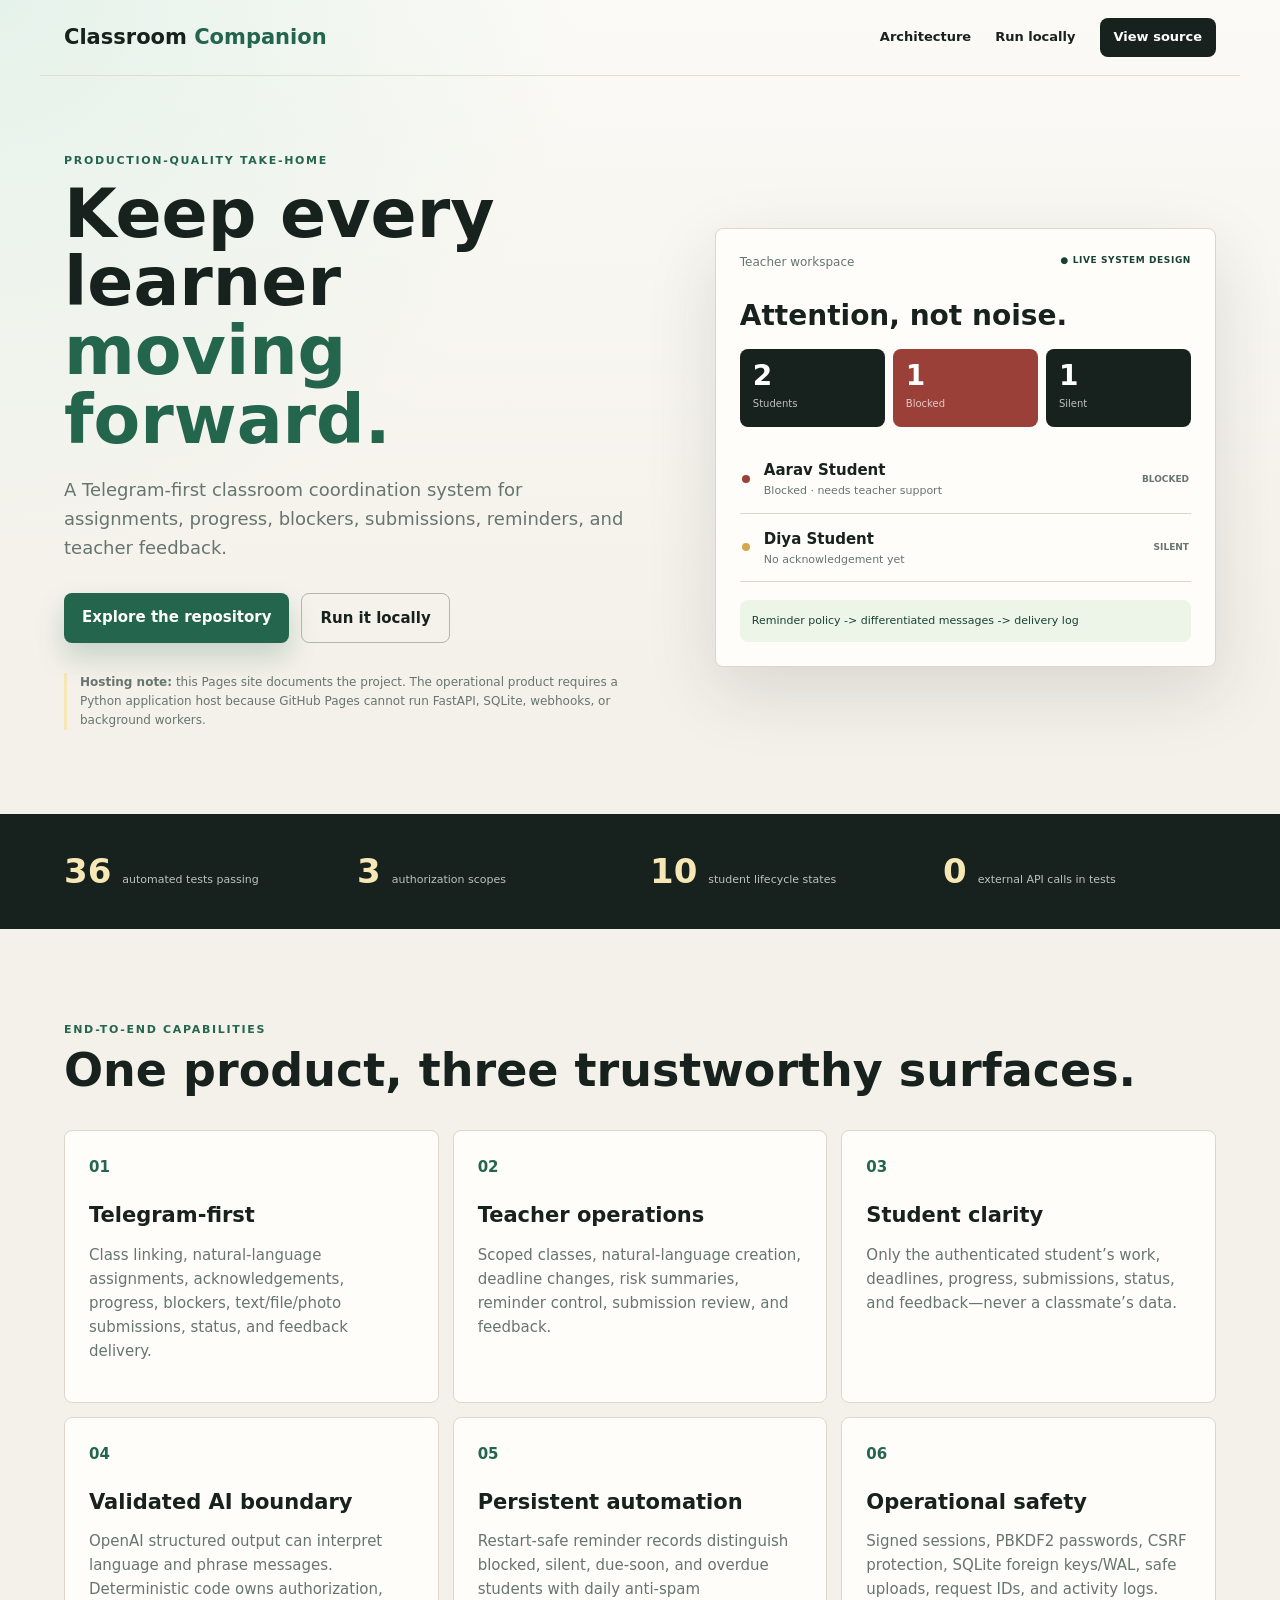
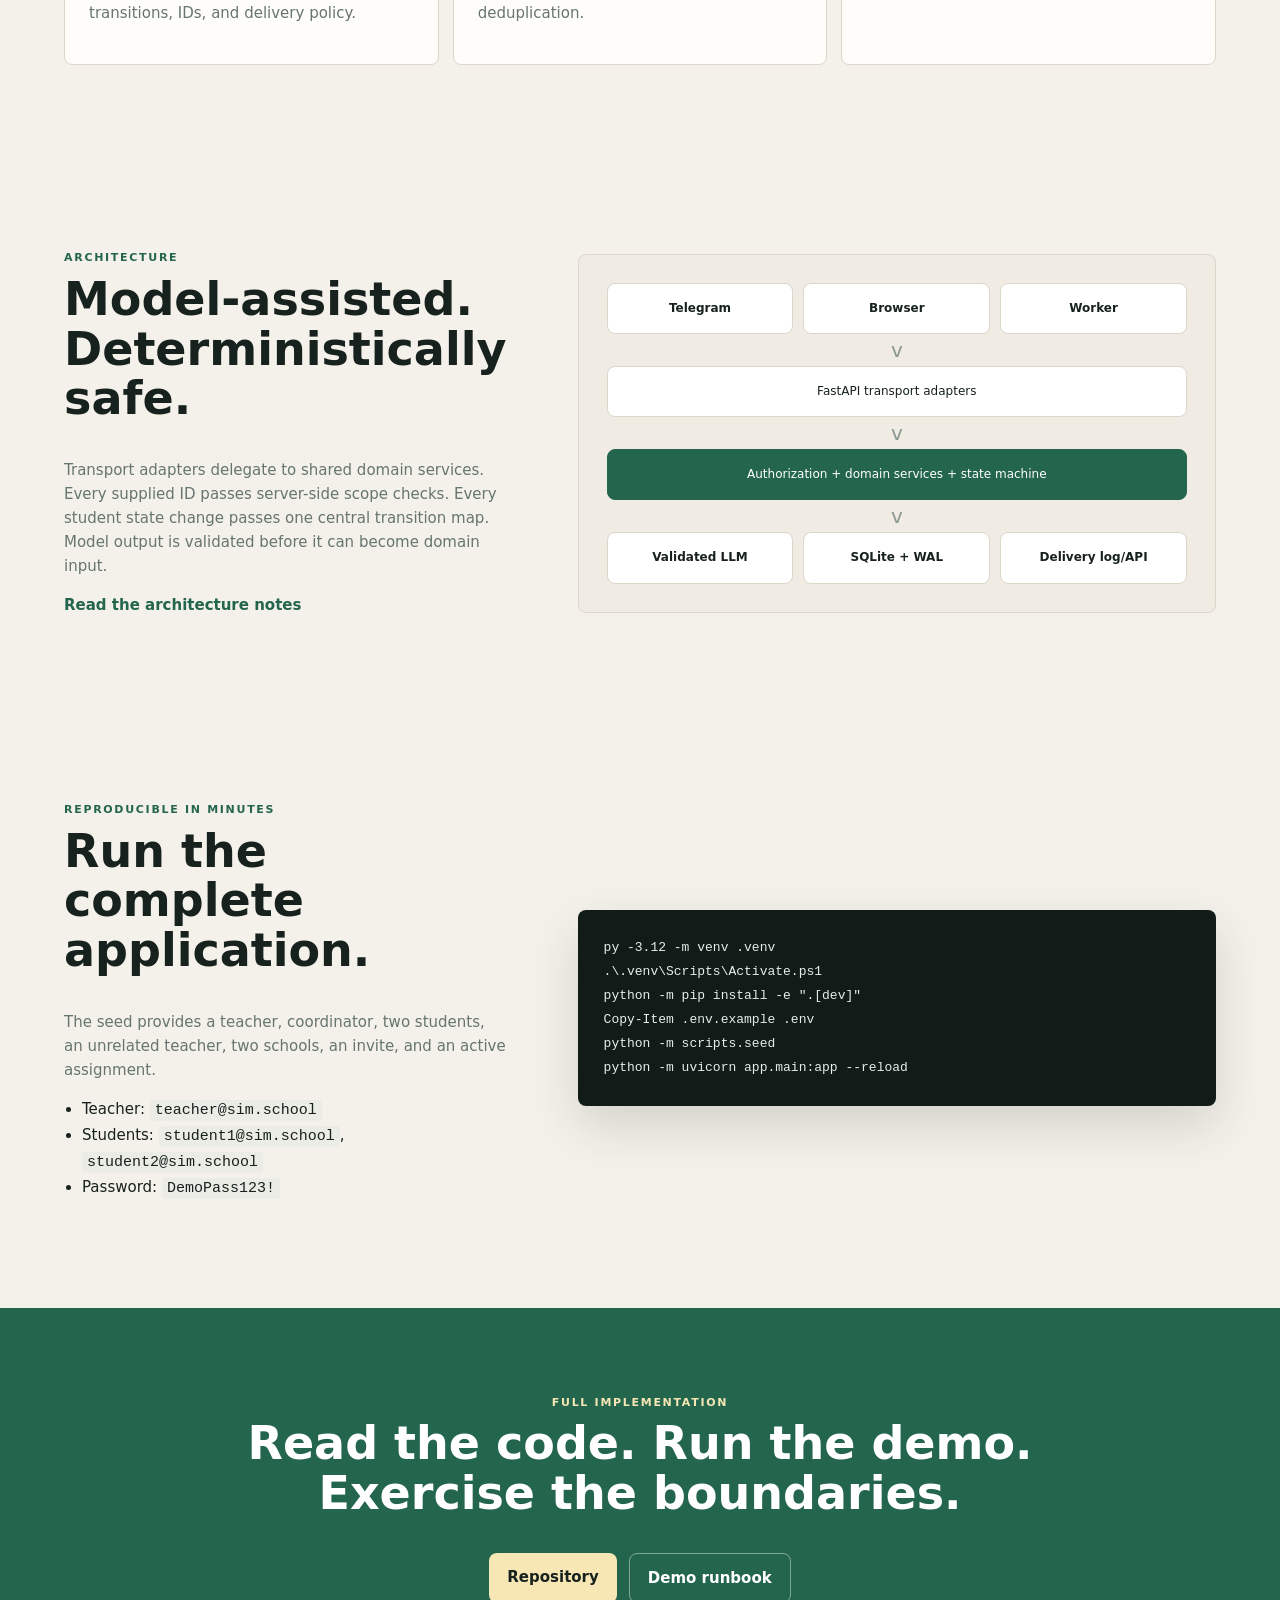
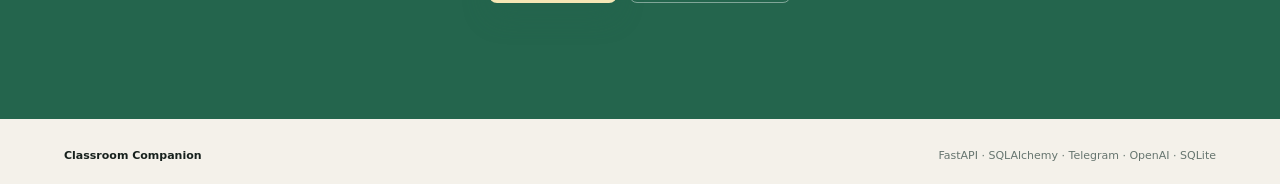
<file: site/index.html>
<!doctype html>
<html lang="en">
<head>
  <meta charset="utf-8">
  <meta name="viewport" content="width=device-width, initial-scale=1">
  <meta name="description" content="Classroom Companion — a Telegram-first classroom coordination system built with FastAPI, SQLAlchemy, OpenAI, and SQLite.">
  <title>Classroom Companion · Engineering Project</title>
  <link rel="icon" href="favicon.svg" type="image/svg+xml">
  <link rel="stylesheet" href="styles.css">
</head>
<body>
  <nav>
    <a class="brand" href="#top">Classroom <span>Companion</span></a>
    <div>
      <a href="#architecture">Architecture</a>
      <a href="#run">Run locally</a>
      <a class="nav-cta" href="https://github.com/karthikLagudu/classroom-companion">View source</a>
    </div>
  </nav>

  <main id="top">
    <section class="hero">
      <div class="hero-copy">
        <p class="eyebrow">PRODUCTION-QUALITY TAKE-HOME</p>
        <h1>Keep every learner <em>moving forward.</em></h1>
        <p class="lede">A Telegram-first classroom coordination system for assignments, progress, blockers, submissions, reminders, and teacher feedback.</p>
        <div class="actions">
          <a class="primary" href="https://github.com/karthikLagudu/classroom-companion">Explore the repository</a>
          <a class="secondary" href="#run">Run it locally</a>
        </div>
        <p class="hosting-note"><strong>Hosting note:</strong> this Pages site documents the project. The operational product requires a Python application host because GitHub Pages cannot run FastAPI, SQLite, webhooks, or background workers.</p>
      </div>
      <div class="product-card" aria-label="Classroom Companion teacher dashboard preview">
        <div class="card-top"><span>Teacher workspace</span><b>● LIVE SYSTEM DESIGN</b></div>
        <h2>Attention, not noise.</h2>
        <div class="metrics">
          <div><strong>2</strong><span>Students</span></div>
          <div class="risk"><strong>1</strong><span>Blocked</span></div>
          <div><strong>1</strong><span>Silent</span></div>
        </div>
        <div class="student"><i class="blocked"></i><p><strong>Aarav Student</strong><span>Blocked · needs teacher support</span></p><b>BLOCKED</b></div>
        <div class="student"><i class="silent"></i><p><strong>Diya Student</strong><span>No acknowledgement yet</span></p><b>SILENT</b></div>
        <div class="delivery">Reminder policy -> differentiated messages -> delivery log</div>
      </div>
    </section>

    <section class="proof">
      <div><strong>36</strong><span>automated tests passing</span></div>
      <div><strong>3</strong><span>authorization scopes</span></div>
      <div><strong>10</strong><span>student lifecycle states</span></div>
      <div><strong>0</strong><span>external API calls in tests</span></div>
    </section>

    <section class="section" id="capabilities">
      <p class="eyebrow">END-TO-END CAPABILITIES</p>
      <h2>One product, three trustworthy surfaces.</h2>
      <div class="feature-grid">
        <article><span>01</span><h3>Telegram-first</h3><p>Class linking, natural-language assignments, acknowledgements, progress, blockers, text/file/photo submissions, status, and feedback delivery.</p></article>
        <article><span>02</span><h3>Teacher operations</h3><p>Scoped classes, natural-language creation, deadline changes, risk summaries, reminder control, submission review, and feedback.</p></article>
        <article><span>03</span><h3>Student clarity</h3><p>Only the authenticated student’s work, deadlines, progress, submissions, status, and feedback—never a classmate’s data.</p></article>
        <article><span>04</span><h3>Validated AI boundary</h3><p>OpenAI structured output can interpret language and phrase messages. Deterministic code owns authorization, transitions, IDs, and delivery policy.</p></article>
        <article><span>05</span><h3>Persistent automation</h3><p>Restart-safe reminder records distinguish blocked, silent, due-soon, and overdue students with daily anti-spam deduplication.</p></article>
        <article><span>06</span><h3>Operational safety</h3><p>Signed sessions, PBKDF2 passwords, CSRF protection, SQLite foreign keys/WAL, safe uploads, request IDs, and activity logs.</p></article>
      </div>
    </section>

    <section class="section architecture" id="architecture">
      <div>
        <p class="eyebrow">ARCHITECTURE</p>
        <h2>Model-assisted.<br>Deterministically safe.</h2>
        <p>Transport adapters delegate to shared domain services. Every supplied ID passes server-side scope checks. Every student state change passes one central transition map. Model output is validated before it can become domain input.</p>
        <a class="text-link" href="https://github.com/karthikLagudu/classroom-companion/blob/main/ARCHITECTURE.md">Read the architecture notes</a>
      </div>
      <div class="flow" aria-label="Application architecture diagram">
        <div class="flow-row"><b>Telegram</b><b>Browser</b><b>Worker</b></div>
        <span>v</span>
        <div class="flow-box">FastAPI transport adapters</div>
        <span>v</span>
        <div class="flow-box accent">Authorization + domain services + state machine</div>
        <span>v</span>
        <div class="flow-row"><b>Validated LLM</b><b>SQLite + WAL</b><b>Delivery log/API</b></div>
      </div>
    </section>

    <section class="section run" id="run">
      <div>
        <p class="eyebrow">REPRODUCIBLE IN MINUTES</p>
        <h2>Run the complete application.</h2>
        <p>The seed provides a teacher, coordinator, two students, an unrelated teacher, two schools, an invite, and an active assignment.</p>
        <ul>
          <li>Teacher: <code>teacher@sim.school</code></li>
          <li>Students: <code>student1@sim.school</code>, <code>student2@sim.school</code></li>
          <li>Password: <code>DemoPass123!</code></li>
        </ul>
      </div>
      <pre><code>py -3.12 -m venv .venv
.\.venv\Scripts\Activate.ps1
python -m pip install -e ".[dev]"
Copy-Item .env.example .env
python -m scripts.seed
python -m uvicorn app.main:app --reload</code></pre>
    </section>

    <section class="cta">
      <p class="eyebrow">FULL IMPLEMENTATION</p>
      <h2>Read the code. Run the demo.<br>Exercise the boundaries.</h2>
      <div class="actions">
        <a class="primary" href="https://github.com/karthikLagudu/classroom-companion">Repository</a>
        <a class="secondary light" href="https://github.com/karthikLagudu/classroom-companion/blob/main/DEMO.md">Demo runbook</a>
      </div>
    </section>
  </main>

  <footer><span>Classroom Companion</span><span>FastAPI · SQLAlchemy · Telegram · OpenAI · SQLite</span></footer>
</body>
</html>
</file>
<file: site/styles.css>
:root {
  --ink: #17211d;
  --green: #24654d;
  --green-ink: #174232;
  --mint: #dff0e7;
  --paper: #f4f1ea;
  --card: #fffdfa;
  --muted: #66756f;
  --line: #ddd6ca;
  --red: #9b4038;
  --gold: #f6e7b5;
  --shadow: 0 24px 70px rgba(32, 39, 35, 0.13);
}

* {
  box-sizing: border-box;
}

html {
  scroll-behavior: smooth;
}

body {
  margin: 0;
  background:
    radial-gradient(circle at top left, rgba(223, 240, 231, 0.78), transparent 36rem),
    linear-gradient(180deg, #fbfaf6 0%, var(--paper) 42rem);
  color: var(--ink);
  font: 15px/1.6 Inter, ui-sans-serif, system-ui, -apple-system, "Segoe UI", sans-serif;
}

nav {
  min-height: 76px;
  max-width: 1200px;
  margin: auto;
  padding: 14px 24px;
  display: flex;
  align-items: center;
  justify-content: space-between;
  gap: 18px;
  border-bottom: 1px solid rgba(221, 214, 202, 0.78);
}

nav > div {
  display: flex;
  align-items: center;
  gap: 24px;
}

nav a {
  color: var(--ink);
  text-decoration: none;
  font-size: 13px;
  font-weight: 780;
}

.brand {
  font-size: 21px !important;
  font-weight: 900 !important;
}

.brand span {
  color: var(--green);
}

.nav-cta,
.primary,
.secondary {
  border-radius: 8px;
}

.nav-cta {
  background: var(--ink);
  color: white !important;
  padding: 9px 14px;
}

main {
  overflow: hidden;
}

.hero {
  max-width: 1200px;
  min-height: 650px;
  margin: auto;
  padding: 76px 24px 72px;
  display: grid;
  grid-template-columns: minmax(0, 1fr) minmax(360px, 0.86fr);
  gap: 68px;
  align-items: center;
}

.eyebrow {
  margin: 0 0 8px !important;
  color: var(--green) !important;
  font-size: 11px !important;
  font-weight: 900;
  letter-spacing: 1.7px;
  text-transform: uppercase;
}

.hero h1 {
  margin: 10px 0 22px;
  max-width: 680px;
  font-size: clamp(44px, 6vw, 68px);
  line-height: 1.01;
  letter-spacing: 0;
  font-weight: 900;
}

.hero h1 em {
  color: var(--green);
  font-style: normal;
}

.lede {
  max-width: 620px;
  color: var(--muted);
  font-size: 18px;
}

.actions {
  display: flex;
  flex-wrap: wrap;
  gap: 12px;
  margin: 30px 0;
}

.actions a {
  padding: 12px 18px;
  text-decoration: none;
  font-weight: 850;
}

.primary {
  background: var(--green);
  color: white;
  box-shadow: 0 14px 28px rgba(36, 101, 77, 0.22);
}

.secondary {
  border: 1px solid #aeb7af;
  color: var(--ink);
}

.hosting-note {
  max-width: 620px;
  padding-left: 13px;
  border-left: 3px solid var(--gold);
  color: var(--muted);
  font-size: 12px;
}

.product-card {
  background: var(--card);
  border: 1px solid var(--line);
  border-radius: 8px;
  padding: 24px;
  box-shadow: var(--shadow);
}

.card-top {
  display: flex;
  justify-content: space-between;
  gap: 12px;
  color: var(--muted);
  font-size: 12px;
}

.card-top b {
  color: var(--green-ink);
  font-size: 9px;
  letter-spacing: 0.6px;
}

.product-card h2 {
  margin: 28px 0 17px;
  font-size: 28px;
  line-height: 1.15;
}

.metrics {
  display: grid;
  grid-template-columns: repeat(3, 1fr);
  gap: 8px;
  margin-bottom: 18px;
}

.metrics div {
  padding: 13px;
  border-radius: 8px;
  background: var(--ink);
  color: white;
}

.metrics .risk {
  background: var(--red);
}

.metrics strong {
  display: block;
  font-size: 28px;
  line-height: 1;
}

.metrics span {
  color: rgba(255, 255, 255, 0.72);
  font-size: 10px;
}

.student {
  display: grid;
  grid-template-columns: 10px 1fr auto;
  gap: 12px;
  align-items: center;
  padding: 13px 2px;
  border-bottom: 1px solid var(--line);
}

.student i {
  width: 8px;
  height: 8px;
  border-radius: 50%;
}

.student i.blocked {
  background: var(--red);
}

.student i.silent {
  background: #d6a74d;
}

.student p {
  margin: 0;
  display: flex;
  flex-direction: column;
}

.student p span,
.student > b {
  color: var(--muted);
  font-size: 11px;
}

.student > b {
  font-size: 9px;
}

.delivery {
  margin-top: 18px;
  padding: 12px;
  border-radius: 8px;
  background: #edf5e8;
  color: var(--green-ink);
  font-size: 11px;
}

.proof {
  display: grid;
  grid-template-columns: repeat(4, 1fr);
  gap: 20px;
  padding: 30px max(24px, calc((100vw - 1152px) / 2));
  background: var(--ink);
  color: white;
}

.proof div {
  display: flex;
  align-items: baseline;
  gap: 11px;
}

.proof strong {
  color: var(--gold);
  font-size: 34px;
}

.proof span {
  color: rgba(255, 255, 255, 0.72);
  font-size: 11px;
}

.section {
  max-width: 1200px;
  margin: auto;
  padding: 92px 24px;
}

.section > h2,
.architecture h2,
.run h2,
.cta h2 {
  margin: 8px 0 34px;
  font-size: clamp(32px, 4vw, 46px);
  line-height: 1.08;
  letter-spacing: 0;
}

.feature-grid {
  display: grid;
  grid-template-columns: repeat(3, 1fr);
  gap: 14px;
}

.feature-grid article {
  min-height: 225px;
  padding: 24px;
  border: 1px solid var(--line);
  border-radius: 8px;
  background: var(--card);
}

.feature-grid article > span {
  color: var(--green);
  font-weight: 900;
}

.feature-grid h3 {
  margin: 24px 0 9px;
  font-size: 21px;
  line-height: 1.18;
}

.feature-grid p,
.architecture p,
.run p {
  color: var(--muted);
}

.architecture,
.run {
  display: grid;
  grid-template-columns: minmax(0, 0.82fr) minmax(0, 1.18fr);
  gap: 70px;
  align-items: center;
}

.text-link {
  color: var(--green);
  font-weight: 850;
  text-decoration: none;
}

.flow {
  padding: 28px;
  border: 1px solid var(--line);
  border-radius: 8px;
  background: #f0ece4;
  text-align: center;
}

.flow > span {
  display: block;
  color: #8b9892;
  font-size: 20px;
}

.flow-row {
  display: grid;
  grid-template-columns: repeat(3, 1fr);
  gap: 10px;
}

.flow-row b,
.flow-box {
  padding: 15px;
  border: 1px solid var(--line);
  border-radius: 8px;
  background: white;
  font-size: 12px;
}

.flow-box.accent {
  background: var(--green);
  border-color: var(--green);
  color: white;
}

.run ul {
  padding-left: 18px;
}

.run code {
  padding: 2px 5px;
  border-radius: 4px;
  background: #ebece5;
}

.run pre {
  overflow: auto;
  padding: 26px;
  border-radius: 8px;
  background: #111b17;
  color: #e5eee9;
  box-shadow: 0 20px 50px rgba(20, 38, 30, 0.15);
}

.run pre code {
  padding: 0;
  background: none;
  font: 13px/1.8 "Cascadia Code", Consolas, monospace;
}

.cta {
  padding: 86px 24px;
  background: var(--green);
  color: white;
  text-align: center;
}

.cta .eyebrow {
  color: var(--gold) !important;
}

.cta .secondary.light {
  border-color: rgba(255, 255, 255, 0.42);
  color: white;
}

.cta .actions {
  justify-content: center;
}

.cta .primary {
  background: var(--gold);
  color: var(--ink);
}

footer {
  max-width: 1200px;
  margin: auto;
  padding: 28px 24px;
  display: flex;
  justify-content: space-between;
  gap: 16px;
  color: var(--muted);
  font-size: 11px;
}

footer span:first-child {
  color: var(--ink);
  font-weight: 900;
}

@media (max-width: 860px) {
  nav > div > a:not(.nav-cta) {
    display: none;
  }

  .hero,
  .architecture,
  .run {
    grid-template-columns: 1fr;
    gap: 38px;
  }

  .hero {
    min-height: auto;
    padding-top: 52px;
  }

  .proof {
    grid-template-columns: 1fr 1fr;
  }

  .feature-grid {
    grid-template-columns: 1fr;
  }

  .section {
    padding: 68px 18px;
  }

  .flow-row {
    grid-template-columns: 1fr;
  }

  footer {
    flex-direction: column;
  }
}
</file>
